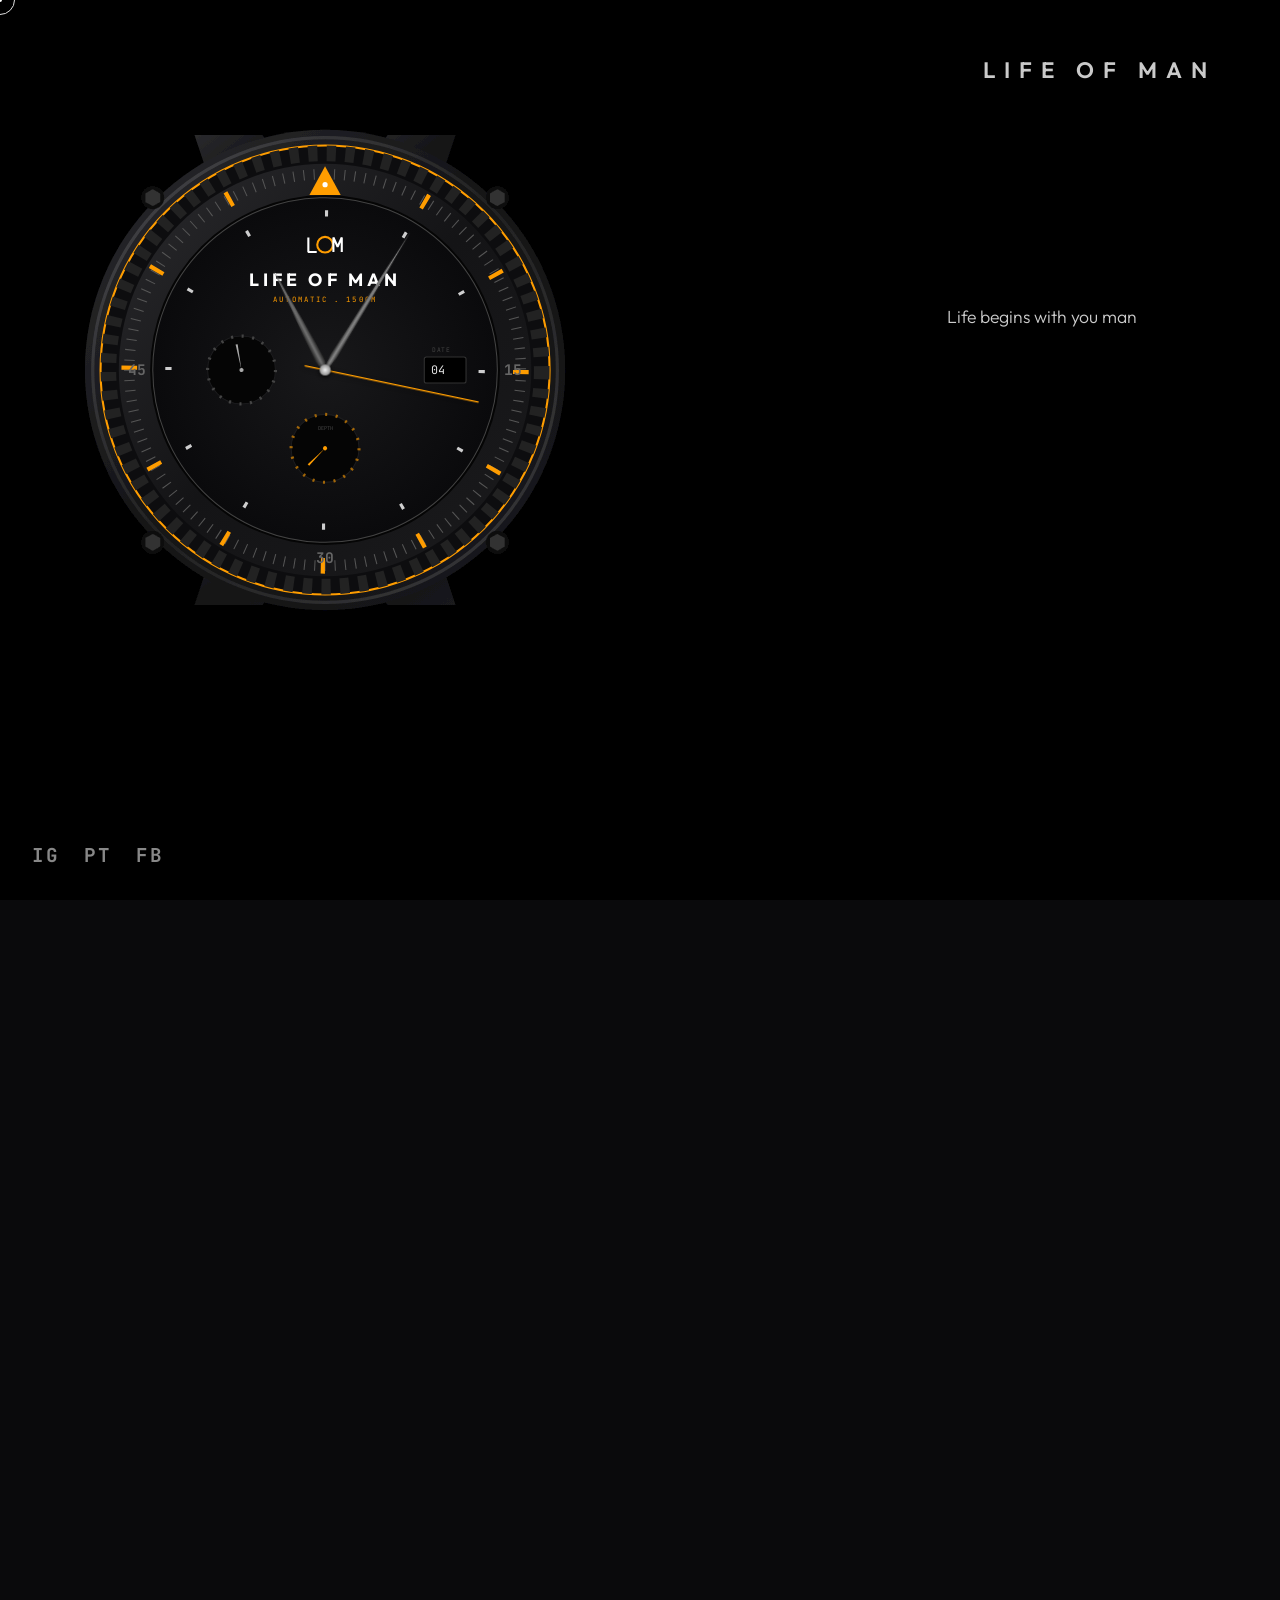
<file: index.html>
<!DOCTYPE html>
<html lang="en">

<head>
    <meta charset="UTF-8">
    <meta name="viewport" content="width=device-width, initial-scale=1.0">
    <title>Life of Man - Navigation Hub</title>
    <link rel="stylesheet" href="styles.css">
    <link
        href="https://fonts.googleapis.com/css2?family=JetBrains+Mono:wght@300;400;700&family=Outfit:wght@300;600&display=swap"
        rel="stylesheet">
</head>

<body>
    <!-- Custom Cursor -->
    <div id="cursor" class="caliper-cursor"></div>

    <!-- Fixed Magazine Title -->
    <h1 class="magazine-title">LIFE OF MAN</h1>

    <!-- Parallax Background Layers -->
    <div class="background-container">
        <!-- Intro Black Screen -->
        <div id="bg-black" class="bg-layer intro-black"></div>
        <!-- Background Sections -->
        <div id="bg-woman" class="bg-layer section-bg"></div>
        <div id="bg-health" class="bg-layer section-bg"></div>
        <div id="bg-gear" class="bg-layer section-bg"></div>
        <div id="bg-cars" class="bg-layer section-bg"></div>
        <div id="bg-fashion" class="bg-layer section-bg"></div>
        <!-- Texture overlay for cockpit feel -->
        <div class="texture-overlay"></div>
        <div id="transition-glow" class="transition-glow"></div>
    </div>

    <!-- Main Interface -->
    <main class="hub-interaction">
        <!-- Left/Center: The Watch Assembly -->
        <div class="watch-container">
            <!-- Architectural SVG Vector Watch Engine -->
            <svg viewBox="0 0 1000 1000" class="vector-watch" xmlns="http://www.w3.org/2000/svg">
                <defs>
                    <radialGradient id="dialGrad" cx="50%" cy="50%" r="50%">
                        <stop offset="0%" stop-color="#18181a"/>
                        <stop offset="100%" stop-color="#0a0a0c"/>
                    </radialGradient>
                    <linearGradient id="metalDark" x1="0%" y1="0%" x2="100%" y2="100%">
                        <stop offset="0%" stop-color="#2a2a2d"/>
                        <stop offset="50%" stop-color="#141416"/>
                        <stop offset="100%" stop-color="#1a1a1c"/>
                    </linearGradient>
                    <linearGradient id="metalLight" x1="0%" y1="0%" x2="100%" y2="100%">
                        <stop offset="0%" stop-color="#4a4a4f"/>
                        <stop offset="50%" stop-color="#222"/>
                        <stop offset="100%" stop-color="#3a3a3d"/>
                    </linearGradient>
                    <filter id="vectorShadow" x="-20%" y="-20%" width="140%" height="140%">
                        <feDropShadow dx="0" dy="15" stdDeviation="20" flood-color="#000" flood-opacity="0.8"/>
                    </filter>
                </defs>

                <!-- STATIC CASING & LUGS (OUTERMOST) -->
                <g class="svg-casing" filter="url(#vectorShadow)">
                    <!-- Sharp Tactical Lugs -->
                    <path d="M 300 200 L 250 50 L 380 50 L 450 150 Z" fill="url(#metalDark)" />
                    <path d="M 700 200 L 750 50 L 620 50 L 550 150 Z" fill="url(#metalDark)" />
                    <path d="M 300 800 L 250 950 L 380 950 L 450 850 Z" fill="url(#metalDark)" />
                    <path d="M 700 800 L 750 950 L 620 950 L 550 850 Z" fill="url(#metalDark)" />

                    <!-- Main Casing Barrel -->
                    <circle cx="500" cy="500" r="460" fill="url(#metalDark)" />
                    <circle cx="500" cy="500" r="445" fill="none" stroke="url(#metalLight)" stroke-width="6" />

                    <!-- Tactical 6-point Hex Screws -->
                    <circle cx="170" cy="170" r="22" fill="#111" />
                    <polygon points="170,154 184,162 184,178 170,186 156,178 156,162" fill="#333" />
                    
                    <circle cx="830" cy="170" r="22" fill="#111" />
                    <polygon points="830,154 844,162 844,178 830,186 816,178 816,162" fill="#333" />

                    <circle cx="170" cy="830" r="22" fill="#111" />
                    <polygon points="170,814 184,822 184,838 170,846 156,838 156,822" fill="#333" />

                    <circle cx="830" cy="830" r="22" fill="#111" />
                    <polygon points="830,814 844,822 844,838 830,846 816,838 816,822" fill="#333" />
                </g>

                <!-- DYNAMIC SPINNING BEZEL -->
                <!-- We apply id="watch-bezel" directly so existing JS hooks it -->
                <g id="watch-bezel" style="transform-origin: 50% 50%;">
                    <!-- Outer Orange Ring Base -->
                    <circle cx="500" cy="500" r="430" fill="#0d0d0f" stroke="var(--accent-amber)" stroke-width="4" />
                    
                    <!-- Tactical Gear Teeth (Dasharray math: circumference 2*pi*r ~ 2576. 72 teeth = 35.7 dash) -->
                    <circle cx="500" cy="500" r="415" fill="none" stroke="#222" stroke-width="30" stroke-dasharray="17.8 17.8" />
                    
                    <!-- Bezel Inner Slant -->
                    <circle cx="500" cy="500" r="395" fill="url(#metalDark)" />
                    <circle cx="500" cy="500" r="335" fill="#050505" />

                    <!-- Bezel Ticks and Metrics -->
                    <circle cx="500" cy="500" r="375" fill="none" stroke="#555" stroke-width="20" stroke-dasharray="2 17.6" />
                    <!-- Thicker hour ticks with 12 o'clock gap -->
                    <circle cx="500" cy="500" r="375" fill="none" stroke="var(--accent-amber)" stroke-width="30" stroke-dasharray="8 188.35" mask="url(#twelve-gap-mask)" />
                    
                    <defs>
                        <mask id="twelve-gap-mask">
                            <rect width="1000" height="1000" fill="white" />
                            <rect x="480" y="80" width="40" height="60" fill="black" />
                        </mask>
                    </defs>

                    <!-- Primary 12 O'Clock Dive Triangle -->
                    <polygon points="500,110 530,165 470,165" fill="var(--accent-amber)" />
                    <circle cx="500" cy="145" r="5" fill="#fff" />
                    
                    <text x="500" y="870" fill="#666" font-family="'JetBrains Mono'" font-weight="700" font-size="28" text-anchor="middle">30</text>
                    <text x="860" y="510" fill="#666" font-family="'JetBrains Mono'" font-weight="700" font-size="28" text-anchor="middle">15</text>
                    <text x="140" y="510" fill="#666" font-family="'JetBrains Mono'" font-weight="700" font-size="28" text-anchor="middle">45</text>
                </g>

                <!-- STATIC INNER DIAL -->
                <g id="watch-face-static" style="transform-origin: 50% 50%;">
                    <!-- Dial Glass & Inner Base -->
                    <circle cx="500" cy="500" r="330" fill="url(#dialGrad)" />
                    <circle cx="500" cy="500" r="330" fill="none" stroke="#444" stroke-width="2" />

                    <!-- Chronograph Subdials -->
                    <!-- Left Subdial (Milliseconds) -->
                    <circle cx="340" cy="500" r="65" fill="#050505" stroke="#1c1c1e" stroke-width="2"/>
                    <circle cx="340" cy="500" r="65" fill="none" stroke="#444" stroke-width="6" stroke-dasharray="4 16.4" />
                    <!-- Subdial Hand Group -->
                    <g id="subdial-msec" style="transform-origin: 340px 500px;">
                        <circle cx="340" cy="500" r="4" fill="#aaa" />
                        <polygon points="340,500 338,450 342,450" fill="#aaa" />
                    </g>

                    <!-- Bottom Subdial (Depth Gauge) -->
                    <circle cx="500" cy="650" r="65" fill="#050505" stroke="#1c1c1e" stroke-width="2"/>
                    <circle cx="500" cy="650" r="65" fill="none" stroke="var(--accent-amber)" stroke-width="6" stroke-dasharray="4 16.4" opacity="0.6"/>
                    <text x="500" y="615" fill="#444" font-family="'JetBrains Mono'" font-size="10" text-anchor="middle">DEPTH</text>
                    <!-- Subdial Hand Group -->
                    <g id="subdial-depth" style="transform-origin: 500px 650px; transform: rotate(-135deg);">
                        <circle cx="500" cy="650" r="4" fill="var(--accent-amber)" />
                        <polygon points="500,650 498,605 502,605" fill="var(--accent-amber)" />
                    </g>

                    <!-- LOM Custom Geometric Monogram -->
                    <g transform="translate(500, 260)">
                        <path d="M -32,-14 L -32,14 L -16,14" fill="none" stroke="#fff" stroke-width="4" stroke-linejoin="bevel" />
                        <circle cx="0" cy="0" r="15" fill="none" stroke="var(--accent-amber)" stroke-width="4" />
                        <path d="M 16,14 L 16,-14 L 24,4 L 32,-14 L 32,14" fill="none" stroke="#fff" stroke-width="4" stroke-linejoin="bevel" />
                    </g>

                    <!-- Inner Typography -->
                    <text x="500" y="340" fill="#fff" font-family="'Outfit', sans-serif" font-weight="700" font-size="34" letter-spacing="8" text-anchor="middle">LIFE OF MAN</text>
                    <text x="500" y="370" fill="var(--accent-amber)" font-family="'JetBrains Mono', monospace" font-size="14" letter-spacing="4" text-anchor="middle">AUTOMATIC . 1500M</text>
                    
                    <!-- Exact Match Date Cutout Window -->
                    <rect x="690" y="475" width="80" height="50" rx="4" fill="#000" stroke="#333" stroke-width="2"/>
                    <text x="705" y="465" fill="#444" font-family="'JetBrains Mono'" font-size="12" letter-spacing="1">DATE</text>

                    <!-- Hour Index Markers Inner -->
                    <circle cx="500" cy="500" r="300" fill="none" stroke="#fff" stroke-width="12" stroke-dasharray="6 151" opacity="0.8"/>
                </g>
            </svg>
            
            <!-- Live Clock Overlay -->
            <div class="live-clock">
                <div class="date-window" id="date-window">--</div>
                <div class="hand hour-hand" id="hour-hand"></div>
                <div class="hand minute-hand" id="minute-hand"></div>
                <div class="hand second-hand" id="second-hand"></div>
                <div class="center-pin"></div>
            </div>

            <div class="multi-exposure-trail"></div>
        </div>

        <!-- Right: Technical Narrative Overlay -->
        <div class="info-panel boot-hidden" id="info-panel">
            <div class="technical-header boot-hidden" id="technical-header">
                <span class="pulse-dot"></span>
                <p class="mono-text typing-effect">SECTION IN FOCUS: <span id="dyn-section-name" class="highlight"></span></p>
            </div>

            <div class="narrative-content">
                <p id="dyn-story-text" class="story-text"></p>

                <div id="data-points-container" class="data-points" style="display: none; opacity: 0;">
                    <div class="data-row"><span id="dyn-label-1" class="data-label">—</span> <span id="dyn-value-1" class="data-value">—</span></div>
                    <div class="data-row"><span id="dyn-label-2" class="data-label">—</span> <span id="dyn-value-2" class="data-value">—</span></div>
                    <div class="data-row"><span id="dyn-label-3" class="data-label">—</span> <span id="dyn-value-3" class="data-value">—</span></div>
                </div>
            </div>
        </div>
    </main>

    <!-- Social Links (Fixed) -->
    <div class="social-links">
        <a href="#" class="social-icon">IG</a>
        <a href="#" class="social-icon">PT</a>
        <a href="#" class="social-icon">FB</a>
    </div>

    <script src="script.js"></script>
</body>

</html>
</file>
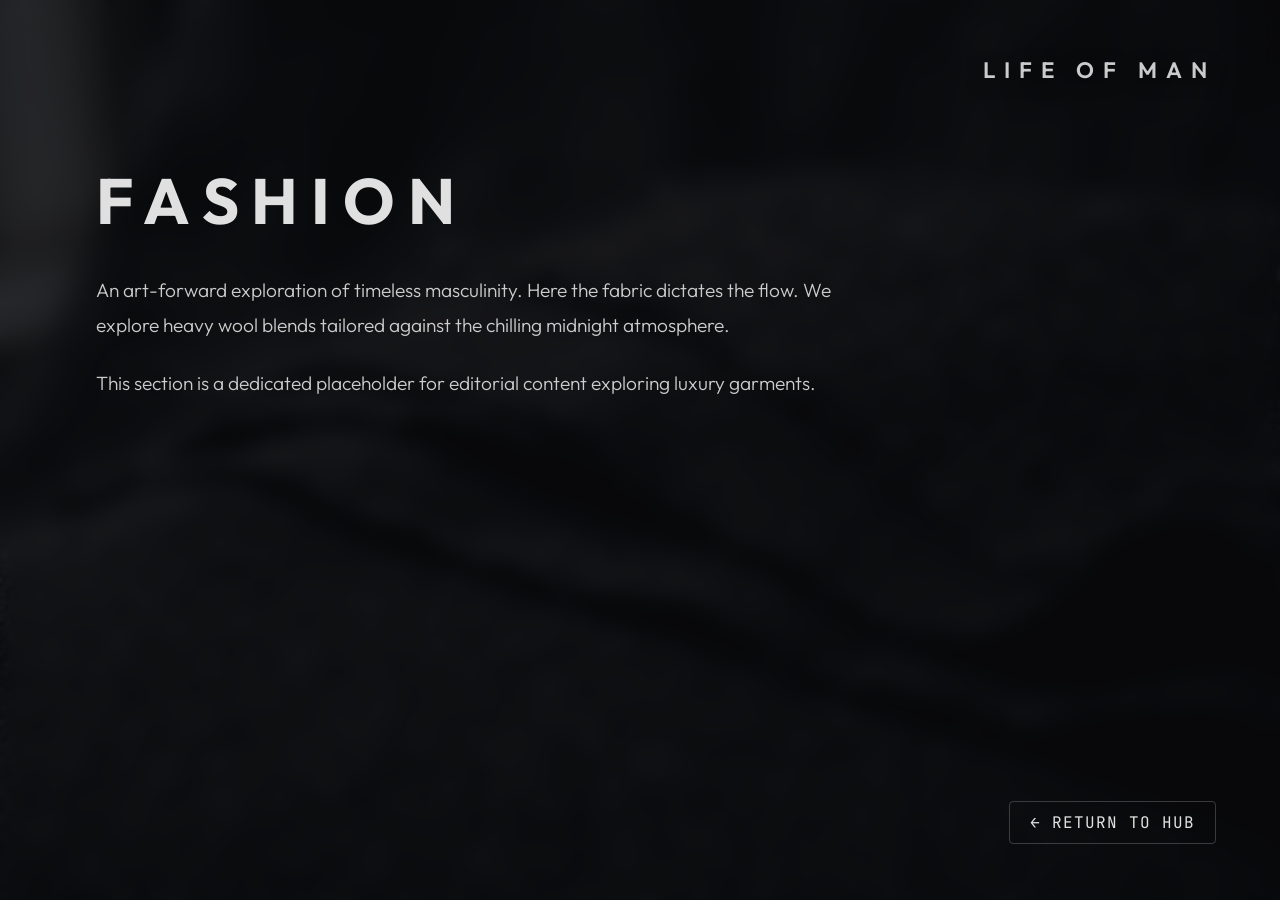
<file: fashion.html>
<!DOCTYPE html>
<html lang="en">
<head>
    <meta charset="UTF-8">
    <meta name="viewport" content="width=device-width, initial-scale=1.0">
    <title>Life of Man - Fashion</title>
    <link rel="stylesheet" href="styles.css">
    <link href="https://fonts.googleapis.com/css2?family=JetBrains+Mono:wght@300;400;700&family=Outfit:wght@300;600&display=swap" rel="stylesheet">
    <style>
        body { overflow-y: auto; height: auto; background-image: url('assets/fashion_bg.png'); background-size: cover; background-position: center; background-attachment: fixed; cursor: auto; }
        .subpage-container { background: rgba(10,10,12,0.85); min-height: 100vh; padding: 6rem; backdrop-filter: blur(10px); }
        .back-btn { position: fixed; bottom: 3.5rem; right: 4rem; color: var(--text-main); font-family: 'JetBrains Mono', monospace; text-decoration: none; border: 1px solid rgba(255,255,255,0.2); padding: 10px 20px; border-radius: 4px; transition: 0.3s; z-index: 100; letter-spacing: 1px;}
        .back-btn:hover { background: rgba(255,255,255,0.1); border-color: #fff; transform: scale(1.05); }
        .subpage-title { font-size: 4rem; letter-spacing: 0.2em; text-transform: uppercase; margin-bottom: 2rem; margin-top: 4rem;}
        .subpage-content { max-width: 800px; font-size: 1.2rem; line-height: 1.8; color: #ccc; font-weight: 300; }
        .subpage-content p { margin-bottom: 1.5rem; }
    </style>
</head>
<body>
    <a href="index.html" class="back-btn">← RETURN TO HUB</a>
    <h1 class="magazine-title" style="top: 3.5rem; right: 4rem;">LIFE OF MAN</h1>
    
    <div class="subpage-container">
        <h1 class="subpage-title">FASHION</h1>
        <div class="subpage-content">
            <p>An art-forward exploration of timeless masculinity. Here the fabric dictates the flow. We explore heavy wool blends tailored against the chilling midnight atmosphere.</p>
            <p>This section is a dedicated placeholder for editorial content exploring luxury garments.</p>
        </div>
    </div>
</body>
</html>
</file>
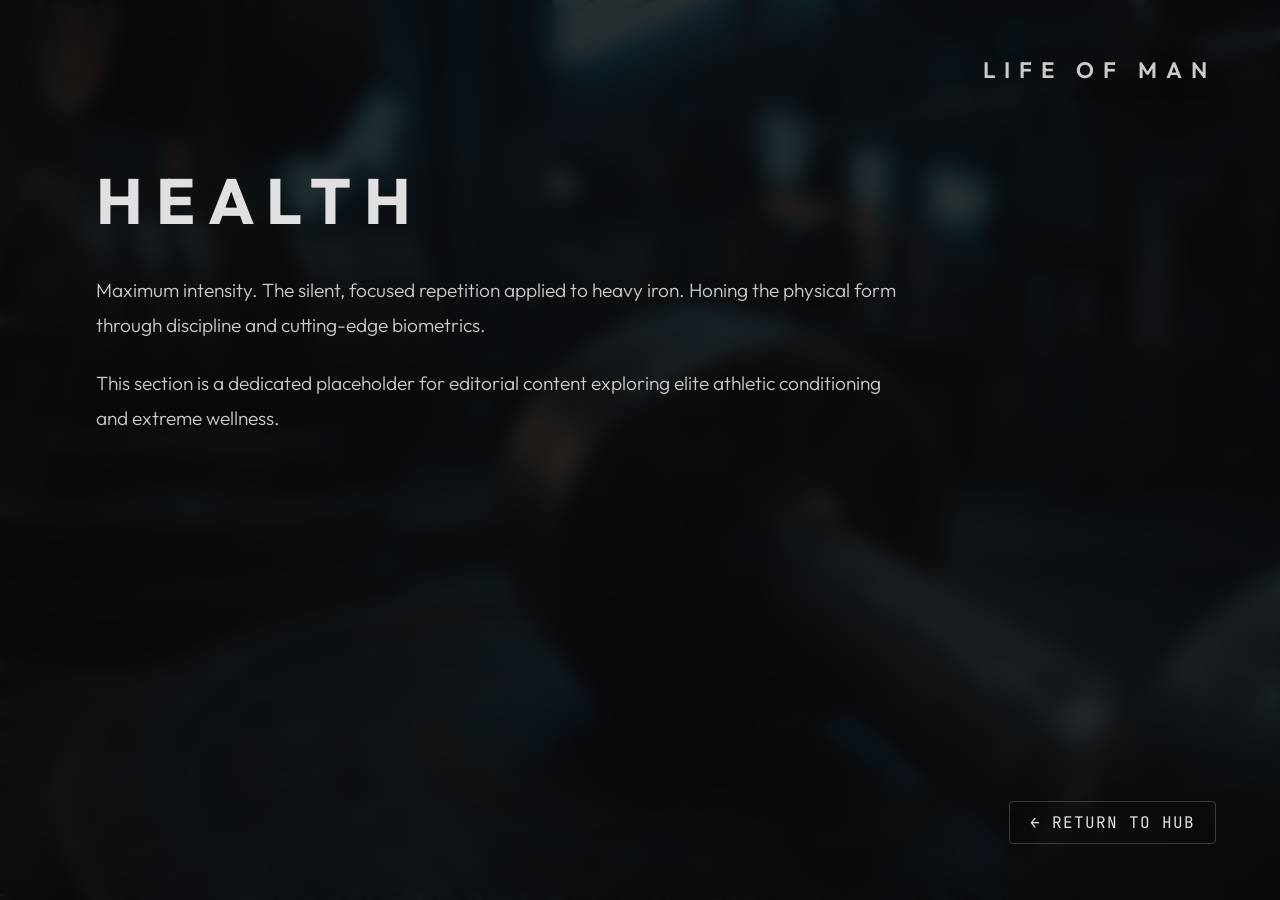
<file: health.html>
<!DOCTYPE html>
<html lang="en">
<head>
    <meta charset="UTF-8">
    <meta name="viewport" content="width=device-width, initial-scale=1.0">
    <title>Life of Man - Health</title>
    <link rel="stylesheet" href="styles.css">
    <link href="https://fonts.googleapis.com/css2?family=JetBrains+Mono:wght@300;400;700&family=Outfit:wght@300;600&display=swap" rel="stylesheet">
    <style>
        body { overflow-y: auto; height: auto; background-image: url('assets/health_bg.png'); background-size: cover; background-position: center; background-attachment: fixed; cursor: auto; }
        .subpage-container { background: rgba(10,10,12,0.85); min-height: 100vh; padding: 6rem; backdrop-filter: blur(10px); }
        .back-btn { position: fixed; bottom: 3.5rem; right: 4rem; color: var(--text-main); font-family: 'JetBrains Mono', monospace; text-decoration: none; border: 1px solid rgba(255,255,255,0.2); padding: 10px 20px; border-radius: 4px; transition: 0.3s; z-index: 100; letter-spacing: 1px;}
        .back-btn:hover { background: rgba(255,255,255,0.1); border-color: #fff; transform: scale(1.05); }
        .subpage-title { font-size: 4rem; letter-spacing: 0.2em; text-transform: uppercase; margin-bottom: 2rem; margin-top: 4rem;}
        .subpage-content { max-width: 800px; font-size: 1.2rem; line-height: 1.8; color: #ccc; font-weight: 300; }
        .subpage-content p { margin-bottom: 1.5rem; }
    </style>
</head>
<body>
    <a href="index.html" class="back-btn">← RETURN TO HUB</a>
    <h1 class="magazine-title" style="top: 3.5rem; right: 4rem;">LIFE OF MAN</h1>
    
    <div class="subpage-container">
        <h1 class="subpage-title">HEALTH</h1>
        <div class="subpage-content">
            <p>Maximum intensity. The silent, focused repetition applied to heavy iron. Honing the physical form through discipline and cutting-edge biometrics.</p>
            <p>This section is a dedicated placeholder for editorial content exploring elite athletic conditioning and extreme wellness.</p>
        </div>
    </div>
</body>
</html>
</file>
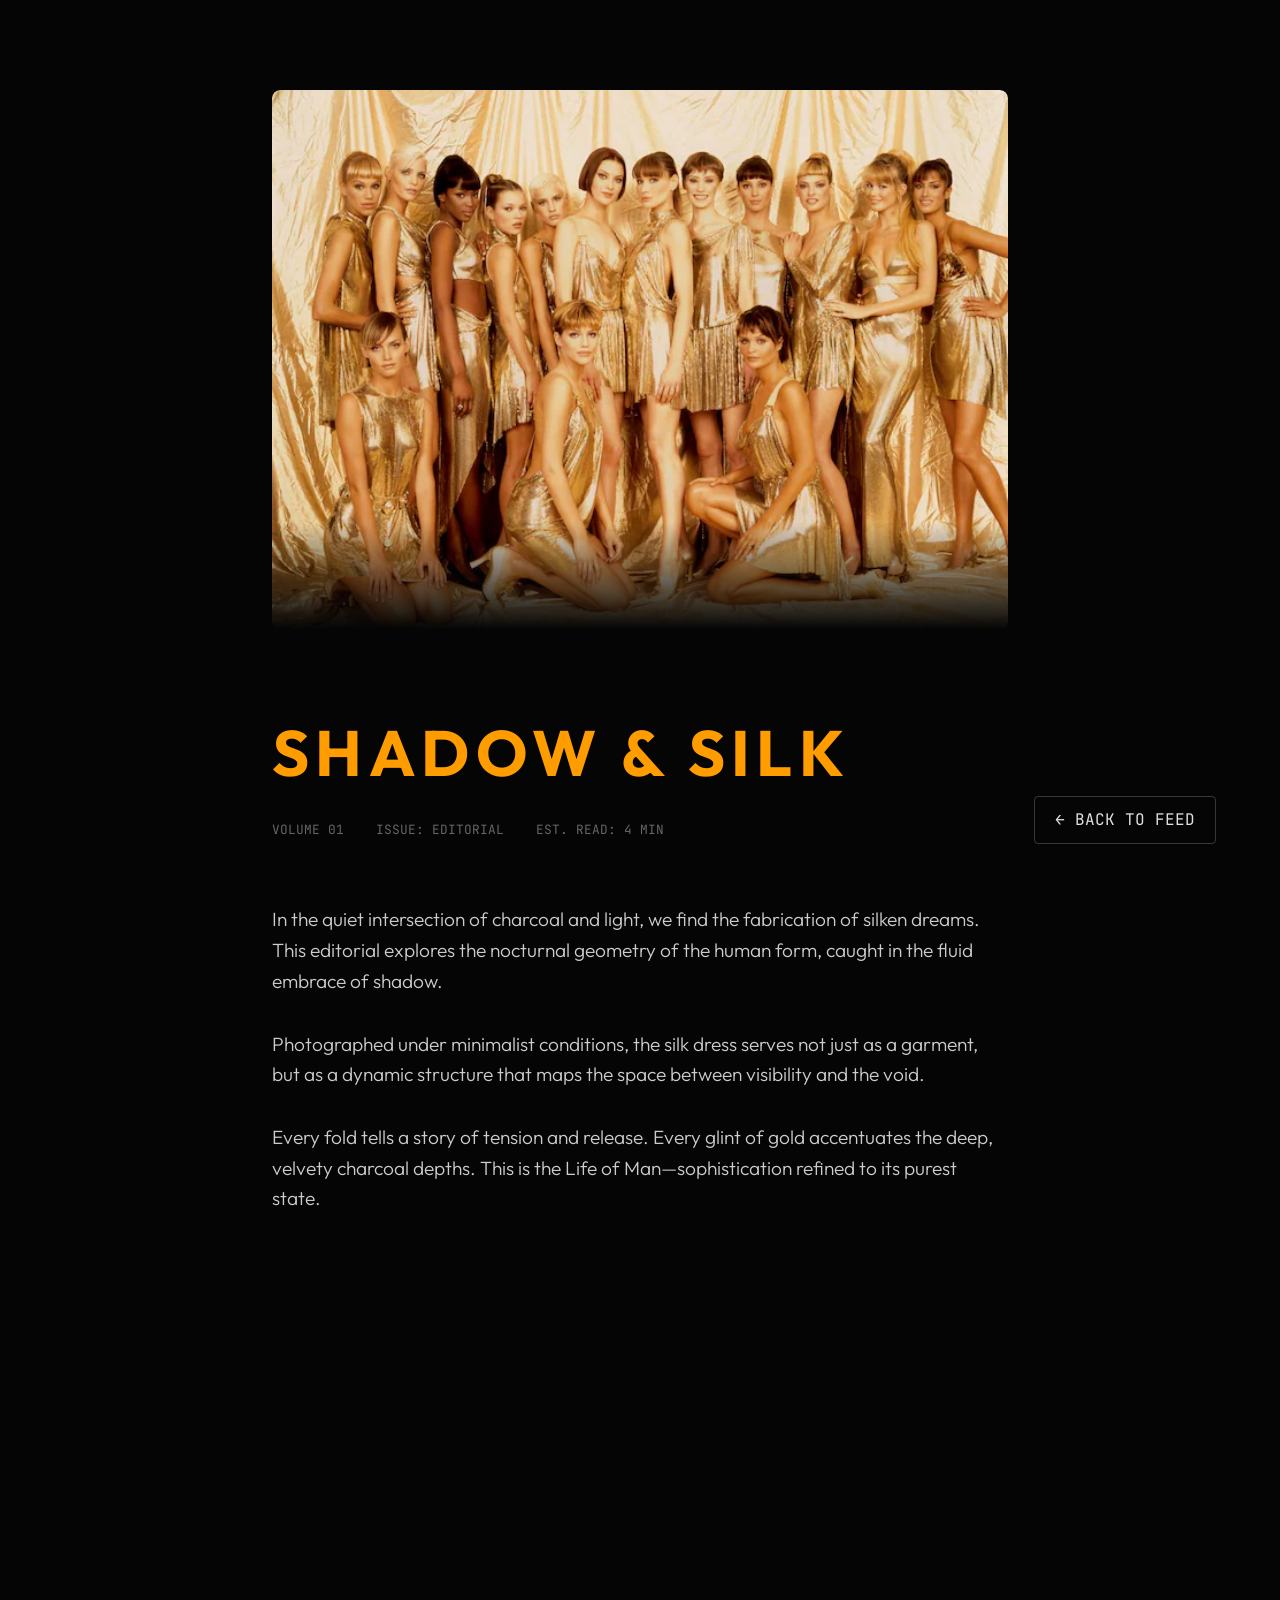
<file: woman_story1.html>
<!DOCTYPE html>
<html lang="en">
<head>
    <meta charset="UTF-8">
    <meta name="viewport" content="width=device-width, initial-scale=1.0">
    <title>Shadow & Silk - Life of Man</title>
    <link rel="stylesheet" href="styles.css">
    <link href="https://fonts.googleapis.com/css2?family=JetBrains+Mono:wght@300;400;700&family=Outfit:wght@300;600&display=swap" rel="stylesheet">
    <style>
        body { background: #050505; color: #fff; line-height: 1.6; }
        .article-container { max-width: 800px; margin: 10vh auto; padding: 0 2rem; position: relative; }
        .hero-img { width: 100%; height: 60vh; object-fit: cover; border-radius: 8px; margin-bottom: 4rem; mask-image: linear-gradient(to bottom, black 80%, transparent 100%); }
        h1 { font-family: 'Outfit', sans-serif; font-size: 4rem; letter-spacing: 0.1em; color: var(--accent-amber); margin-bottom: 1rem; }
        .meta { font-family: 'JetBrains Mono', monospace; font-size: 0.8rem; color: #666; margin-bottom: 4rem; display: flex; gap: 2rem; text-transform: uppercase; }
        p { font-size: 1.2rem; font-weight: 300; margin-bottom: 2rem; color: #ccc; }
        .back-btn { position: fixed; bottom: 3.5rem; right: 4rem; color: var(--text-main); font-family: 'JetBrains Mono', monospace; text-decoration: none; border: 1px solid rgba(255, 255, 255, 0.2); padding: 10px 20px; border-radius: 4px; transition: 0.3s; z-index: 100; }
        .back-btn:hover { background: rgba(255, 255, 255, 0.1); border-color: #fff; }
    </style>
</head>
<body>
    <a href="woman.html" class="back-btn">← BACK TO FEED</a>
    <div class="article-container">
        <img src="assets/woman_story1_thumb.png" class="hero-img" alt="Shadow & Silk">
        <h1>SHADOW & SILK</h1>
        <div class="meta">
            <span>Volume 01</span>
            <span>Issue: Editorial</span>
            <span>Est. Read: 4 Min</span>
        </div>
        <p>In the quiet intersection of charcoal and light, we find the fabrication of silken dreams. This editorial explores the nocturnal geometry of the human form, caught in the fluid embrace of shadow.</p>
        <p>Photographed under minimalist conditions, the silk dress serves not just as a garment, but as a dynamic structure that maps the space between visibility and the void.</p>
        <p>Every fold tells a story of tension and release. Every glint of gold accentuates the deep, velvety charcoal depths. This is the Life of Man—sophistication refined to its purest state.</p>
    </div>
</body>
</html>
</file>
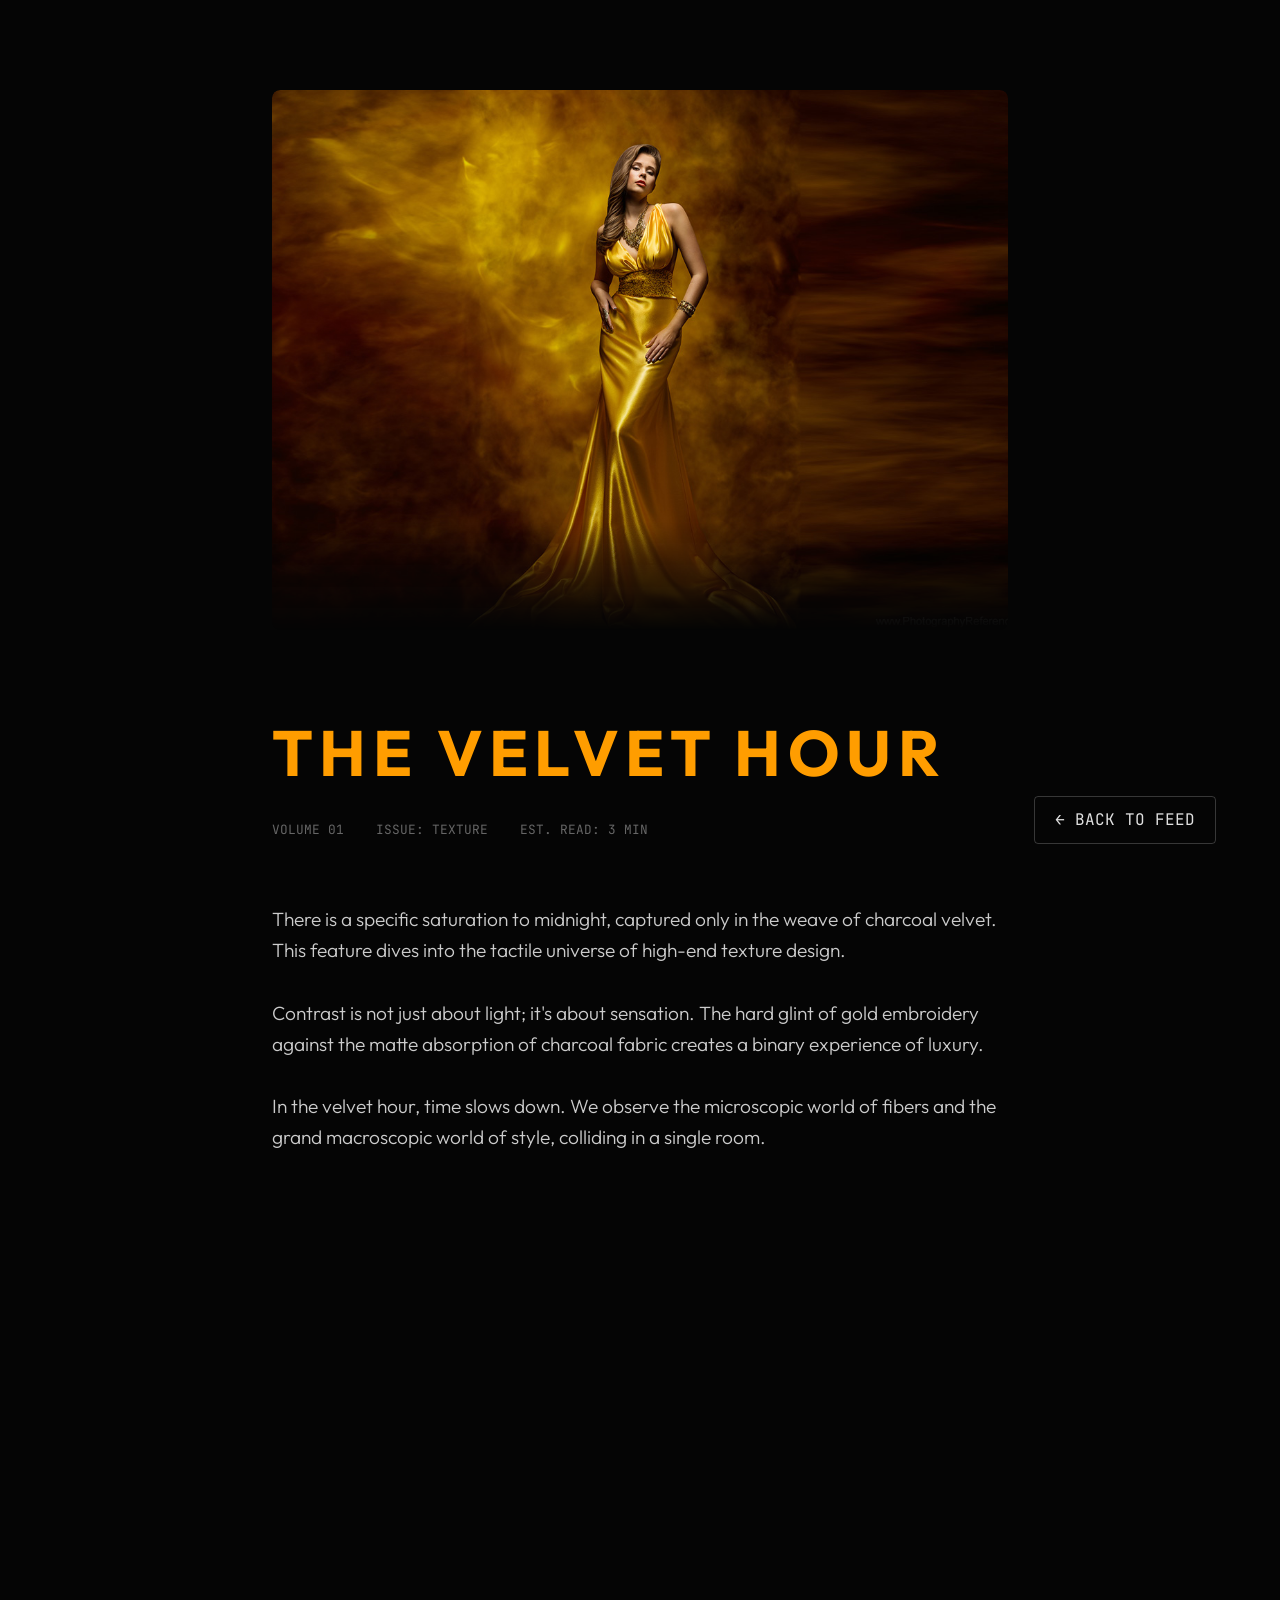
<file: woman_story2.html>
<!DOCTYPE html>
<html lang="en">
<head>
    <meta charset="UTF-8">
    <meta name="viewport" content="width=device-width, initial-scale=1.0">
    <title>The Velvet Hour - Life of Man</title>
    <link rel="stylesheet" href="styles.css">
    <link href="https://fonts.googleapis.com/css2?family=JetBrains+Mono:wght@300;400;700&family=Outfit:wght@300;600&display=swap" rel="stylesheet">
    <style>
        body { background: #050505; color: #fff; line-height: 1.6; }
        .article-container { max-width: 800px; margin: 10vh auto; padding: 0 2rem; position: relative; }
        .hero-img { width: 100%; height: 60vh; object-fit: cover; border-radius: 8px; margin-bottom: 4rem; mask-image: linear-gradient(to bottom, black 80%, transparent 100%); }
        h1 { font-family: 'Outfit', sans-serif; font-size: 4rem; letter-spacing: 0.1em; color: var(--accent-amber); margin-bottom: 1rem; }
        .meta { font-family: 'JetBrains Mono', monospace; font-size: 0.8rem; color: #666; margin-bottom: 4rem; display: flex; gap: 2rem; text-transform: uppercase; }
        p { font-size: 1.2rem; font-weight: 300; margin-bottom: 2rem; color: #ccc; }
        .back-btn { position: fixed; bottom: 3.5rem; right: 4rem; color: var(--text-main); font-family: 'JetBrains Mono', monospace; text-decoration: none; border: 1px solid rgba(255, 255, 255, 0.2); padding: 10px 20px; border-radius: 4px; transition: 0.3s; z-index: 100; }
        .back-btn:hover { background: rgba(255, 255, 255, 0.1); border-color: #fff; }
    </style>
</head>
<body>
    <a href="woman.html" class="back-btn">← BACK TO FEED</a>
    <div class="article-container">
        <img src="assets/woman_story2_thumb.png" class="hero-img" alt="The Velvet Hour">
        <h1>THE VELVET HOUR</h1>
        <div class="meta">
            <span>Volume 01</span>
            <span>Issue: Texture</span>
            <span>Est. Read: 3 Min</span>
        </div>
        <p>There is a specific saturation to midnight, captured only in the weave of charcoal velvet. This feature dives into the tactile universe of high-end texture design.</p>
        <p>Contrast is not just about light; it's about sensation. The hard glint of gold embroidery against the matte absorption of charcoal fabric creates a binary experience of luxury.</p>
        <p>In the velvet hour, time slows down. We observe the microscopic world of fibers and the grand macroscopic world of style, colliding in a single room.</p>
    </div>
</body>
</html>
</file>
<file: styles.css>
:root {
    --bg-dark: #0a0a0c;
    --accent-amber: #ff9d00;
    --text-main: #e0e0e0;
    --text-muted: #888888;
    --glass-bg: rgba(15, 15, 18, 0.65);
    --glass-border: rgba(255, 255, 255, 0.08);
}

* {
    margin: 0;
    padding: 0;
    box-sizing: border-box;
    cursor: none; /* Hide default cursor */
}

body {
    background-color: var(--bg-dark);
    color: var(--text-main);
    font-family: 'Outfit', sans-serif;
    overflow-x: hidden;
    height: 800vh; /* Dramatically increased to slow down scroll speed */
}

/* --- Global UI --- */
.magazine-title {
    position: fixed;
    top: 3.5rem;
    right: 4rem;
    font-family: 'Outfit', sans-serif;
    font-size: 1.4rem;
    font-weight: 600;
    letter-spacing: 0.4em;
    color: var(--text-main);
    z-index: 100;
    text-transform: uppercase;
    text-shadow: 0 4px 20px rgba(0,0,0,0.9);
    opacity: 0.9;
    pointer-events: none; /* so it doesn't block cursor */
}

/* --- Parallax Backgrounds --- */
.background-container {
    position: fixed;
    top: 0;
    left: 0;
    width: 100vw;
    height: 100vh;
    z-index: -1;
    overflow: hidden;
}

.bg-layer {
    position: absolute;
    top: -5%;
    left: -5%;
    width: 110%;
    height: 110%;
    background-size: cover;
    background-position: center;
    transition: transform 0.1s ease-out, filter 0.1s ease-out, opacity 0.1s ease-out;
}

.section-bg {
    position: absolute;
    top: -5%;
    left: -5%;
    width: 110%;
    height: 110%;
    background-size: cover;
    background-position: center;
    /* Hardware acceleration and smooth transitions */
    will-change: transform, filter, opacity;
    opacity: 0; 
}

#bg-fashion { background-image: url('assets/fashion_bg.png'); z-index: 1; }
#bg-cars { background-image: url('assets/cars_bg.png'); z-index: 1; }
#bg-gear { background-image: url('assets/gear_bg.png'); z-index: 1; }
#bg-health { background-image: url('assets/health_bg.png'); z-index: 1; }
#bg-woman { background-image: url('assets/woman_bg.png'); z-index: 1; }

.intro-black {
    background-color: #000;
    z-index: 4; /* On top of cars and fashion */
    opacity: 1; /* Fully opaque at start */
}

.texture-overlay {
    position: absolute;
    top: 0;
    left: 0;
    width: 100%;
    height: 100%;
    background: repeating-linear-gradient(
        transparent,
        transparent 2px,
        rgba(0,0,0,0.2) 2px,
        rgba(0,0,0,0.2) 4px
    );
    z-index: 3;
    pointer-events: none;
    mix-blend-mode: overlay;
    opacity: 0.5;
}

.transition-glow {
    position: absolute;
    top: 0;
    left: 0;
    width: 100%;
    height: 100%;
    background: radial-gradient(circle at center, rgba(255, 157, 0, 0.4) 0%, rgba(255, 157, 0, 0) 70%);
    opacity: 0;
    pointer-events: none;
    mix-blend-mode: color-dodge;
    z-index: 5; /* Above texture, below UI */
    transition: opacity 0.1s;
}

/* --- Main Layout --- */
.hub-interaction {
    position: fixed;
    top: 0;
    left: 0;
    width: 100vw;
    height: 100vh;
    display: flex;
    align-items: center;
    justify-content: center;
    padding: 4rem;
    gap: 6rem;
    z-index: 10;
}

/* --- The Watch Hub --- */
.watch-container {
    position: relative;
    width: 800px;
    height: 800px;
    transform: translateX(-15%) translateY(-10%) scale(0.7); /* Hard-locked small scale from the start */
    display: flex;
    align-items: center;
    justify-content: center;
    transition: transform 0.8s cubic-bezier(0.2, 0.8, 0.2, 1);
}


.vector-watch {
    width: 100%;
    height: 100%;
    position: absolute;
    z-index: 1;
}

#watch-bezel {
    transition: transform 0.1s linear;
    will-change: transform;
}

/* --- Live Clock Elements --- */
.live-clock {
    position: absolute;
    top: 50%;
    left: 50%;
    width: 100%;
    height: 100%;
    transform: translate(-50%, -50%);
    z-index: 7; /* Above static face */
    pointer-events: none;
}

.date-window {
    position: absolute;
    top: 50%;
    right: 27%;
    transform: translateY(-50%);
    background: transparent;
    color: var(--text-main);
    font-family: 'JetBrains Mono', monospace;
    font-size: 1.05rem;
    padding: 0;
    border: none;
    box-shadow: none;
    z-index: 7;
}

.hand {
    position: absolute;
    bottom: 50%; 
    left: 50%;
    transform-origin: bottom center;
    filter: drop-shadow(2px 5px 6px rgba(0,0,0,0.9));
    z-index: 8;
    will-change: transform;
}

.hour-hand {
    width: 14px;
    height: 20%; 
    background: linear-gradient(90deg, #1a1a1a 0%, #737373 50%, #1a1a1a 100%);
    margin-left: -7px; 
    clip-path: polygon(50% 0%, 100% 90%, 70% 100%, 30% 100%, 0% 90%);
}

.minute-hand {
    width: 10px;
    height: 29%;
    background: linear-gradient(90deg, #2a2a2a 0%, #8c8c8c 50%, #2a2a2a 100%);
    margin-left: -5px;
    clip-path: polygon(50% 0%, 100% 90%, 70% 100%, 30% 100%, 0% 90%);
}

.second-hand {
    width: 2px;
    height: 28%;
    background: var(--accent-amber);
    margin-left: -1px;
    z-index: 9;
}

.second-hand::after {
    content: '';
    position: absolute;
    top: 100%;
    left: 0;
    width: 100%;
    height: 30px;
    background: var(--accent-amber);
    border-radius: 0 0 2px 2px;
}

.center-pin {
    position: absolute;
    top: 50%;
    left: 50%;
    width: 16px;
    height: 16px;
    background: radial-gradient(circle, #f0f0f0 0%, #666 100%);
    border-radius: 50%;
    transform: translate(-50%, -50%);
    box-shadow: 0 2px 6px rgba(0,0,0,0.9);
    z-index: 10;
}



.multi-exposure-trail {
    display: none;
}

/* --- Info Panel --- */
.info-panel {
    background: var(--glass-bg);
    backdrop-filter: blur(12px);
    -webkit-backdrop-filter: blur(12px);
    border: 1px solid var(--glass-border);
    border-radius: 8px;
    padding: 2.5rem;
    max-width: 450px;
    min-height: 290px;
    display: flex;
    flex-direction: column;
    justify-content: flex-start;
    box-shadow: 0 20px 50px rgba(0,0,0,0.5);
    z-index: 10;
    transform: translateY(-8rem); /* Raised significantly to clear footer and align better with smaller watch */
    pointer-events: auto;
    /* Add box-shadow to transition list so the glow animates smoothly */
    transition: transform 0.3s cubic-bezier(0.2, 0.8, 0.2, 1), opacity 0.5s ease, background 0.3s ease, border-color 0.3s ease, box-shadow 0.2s ease-out;
}



.info-panel:hover {
    background: rgba(25, 25, 30, 0.8);
    border-color: rgba(255,255,255,0.3);
    transform: scale(1.02);
    box-shadow: 0 25px 60px rgba(0,0,0,0.7);
}

.technical-header {
    display: flex;
    align-items: center;
    gap: 12px;
    margin-bottom: 2rem;
    padding-bottom: 1rem;
    border-bottom: 1px solid rgba(255, 255, 255, 0.1);
    transition: opacity 1s ease;
}

.technical-header.boot-hidden {
    opacity: 0 !important;
}

.info-panel.boot-hidden {
    background: transparent !important;
    backdrop-filter: none !important;
    -webkit-backdrop-filter: none !important;
    border-color: transparent !important;
    box-shadow: none !important;
}

.pulse-dot {
    width: 8px;
    height: 8px;
    background-color: var(--accent-amber);
    border-radius: 50%;
    box-shadow: 0 0 10px var(--accent-amber);
    animation: pulse 2s infinite;
}

@keyframes pulse {
    0% { transform: scale(0.95); box-shadow: 0 0 0 0 rgba(255, 157, 0, 0.7); }
    70% { transform: scale(1); box-shadow: 0 0 0 10px rgba(255, 157, 0, 0); }
    100% { transform: scale(0.95); box-shadow: 0 0 0 0 rgba(255, 157, 0, 0); }
}

@keyframes rhythmicFadeIn {
    0% { opacity: 0; filter: blur(4px); transform: translateX(-10px); }
    100% { opacity: 1; filter: blur(0px); transform: translateX(0); }
}

@keyframes mechanicalDrumSnap {
    0% { transform: translateY(-12px); opacity: 0; filter: blur(2px); }
    70% { transform: translateY(2px); opacity: 1; filter: blur(0px); }
    100% { transform: translateY(0); opacity: 1; filter: blur(0px); }
}

.roll-in {
    /* Fast, heavily eased snapping animation mimicking physical gear lock */
    animation: mechanicalDrumSnap 0.25s cubic-bezier(0.1, 0.9, 0.2, 1) forwards;
}

.mono-text {
    font-family: 'JetBrains Mono', monospace;
    font-size: 0.85rem;
    letter-spacing: 0.1em;
    color: var(--text-muted);
    opacity: 0;
    animation: rhythmicFadeIn 1s cubic-bezier(0.2, 0.8, 0.2, 1) forwards;
}

.highlight {
    color: var(--text-main);
    font-weight: 700;
}

.story-text {
    font-size: 1.1rem;
    line-height: 1.6;
    margin-bottom: 2rem;
    color: #cccccc;
    font-weight: 300;
    opacity: 0;
    /* Delays exactly 2 seconds so it arrives in sync with the second pulse! */
    animation: rhythmicFadeIn 1s cubic-bezier(0.2, 0.8, 0.2, 1) 2s forwards;
}
.data-points {
    display: flex;
    flex-direction: column;
    gap: 0.8rem;
    font-family: 'JetBrains Mono', monospace;
    font-size: 0.8rem;
}

.data-row {
    display: flex;
    justify-content: space-between;
    border-bottom: 1px solid rgba(255,255,255,0.05);
    padding-bottom: 0.4rem;
}

.data-label { color: var(--text-muted); text-transform: uppercase; }
.data-value { color: var(--accent-amber); text-align: right; }

/* --- Custom Cursor --- */
.caliper-cursor {
    position: fixed;
    top: 0;
    left: 0;
    width: 30px;
    height: 30px;
    border: 1px solid rgba(255,255,255,0.5);
    border-radius: 50%;
    pointer-events: none;
    z-index: 9999;
    transform: translate(-50%, -50%);
    transition: width 0.2s, height 0.2s, background-color 0.2s, border-color 0.2s;
    mix-blend-mode: difference;
}

/* Inner dot for caliper */
.caliper-cursor::after {
    content: '';
    position: absolute;
    top: 50%;
    left: 50%;
    width: 4px;
    height: 4px;
    background: white;
    border-radius: 50%;
    transform: translate(-50%, -50%);
}

.caliper-cursor.scrubbing {
    width: 60px;
    height: 60px;
    border-color: var(--accent-amber);
    background-color: rgba(255, 157, 0, 0.1);
}

.caliper-cursor.enter-mode {
    width: 70px;
    height: 70px;
    border-color: #fff;
    background-color: rgba(255, 255, 255, 0.1);
}

.caliper-cursor.enter-mode::after {
    content: "VIEW";
    font-family: 'JetBrains Mono', monospace;
    font-size: 11px;
    font-weight: 700;
    color: white;
    text-align: center;
    line-height: 70px;
    width: 100%;
    height: 100%;
    background: transparent;
    letter-spacing: 2px;
}

/* Add metal caliper visual hints */
.caliper-cursor::before {
    content: '';
    position: absolute;
    top: -10px;
    left: 50%;
    width: 2px;
    height: 10px;
    background: rgba(255,255,255,0.8);
    transform: translateX(-50%);
}

/* --- Responsiveness & Mobile Optimization --- */

/* Tablet & Smaller Laptops */
@media (max-width: 1024px) {
    .hub-interaction {
        flex-direction: column;
        padding: 2rem;
        gap: 3rem;
        align-items: center;
        justify-content: flex-start;
        padding-top: 8rem; /* Clear the title */
    }

    .watch-container {
        width: 450px;
        height: 450px;
        transform: translateX(0); /* Re-center perfectly */
    }

    .info-panel {
        max-width: 600px;
        width: 100%;
        padding: 2rem;
    }

    .magazine-title {
        font-size: 1rem;
        top: 2rem;
        right: 2rem;
    }
}

/* Mobile Devices */
@media (max-width: 768px) {
    .watch-container {
        width: 320px;
        height: 320px;
    }

    .info-panel {
        padding: 1.5rem;
    }

    .technical-header p {
        font-size: 0.85rem;
    }
    
    .story-text {
        font-size: 0.95rem;
    }

    .data-label, .data-value {
        font-size: 0.85rem;
    }
    
    .live-clock .date-window {
        font-size: 0.7rem;
        right: 28%;
    }

    /* Subpage aggressive overrides */
    .subpage-container {
        padding: 2rem 1.5rem;
        backdrop-filter: blur(35px); /* Much stronger blur for small screens */
        background: rgba(10, 10, 12, 0.65);
    }
    
    .back-btn {
        bottom: 2rem !important; /* Forces override of inline styles if any */
        right: 2rem !important;
        font-size: 0.8rem !important;
        padding: 8px 16px !important;
    }

    .subpage-title {
        font-size: 2.2rem !important;
        margin-top: 5rem !important;
    }

    .subpage-content {
        font-size: 1rem !important;
    }

    .subpage-content h2 {
        font-size: 1.5rem !important;
    }
    
    .subpage-content h3 {
        font-size: 1.25rem !important;
    }
}

/* Hard Drop Custom Cursor on Touch Devices */
@media (hover: none) and (pointer: coarse) {
    .caliper-cursor {
        display: none !important;
    }
    * {
        cursor: auto !important; /* Restore standard OS touch tap behaviors */
    }
}

/* --- Social Footer --- */
.social-links {
    position: fixed;
    bottom: 2rem;
    left: 2rem;
    display: flex;
    gap: 1.5rem;
    z-index: 100;
}

.social-icon {
    color: var(--text-muted);
    font-size: 1.2rem;
    text-decoration: none;
    font-family: 'JetBrains Mono', monospace;
    font-weight: 700;
    letter-spacing: 2px;
    transition: color 0.3s ease, transform 0.3s ease;
}

.social-icon:hover {
    color: var(--accent-amber);
    transform: translateY(-3px);
}

/* --- Magazine Article Feed Grid --- */
.stories-grid {
    display: flex;
    flex-direction: column;
    gap: 4rem;
    margin-top: 2rem;
    max-width: 900px;
}

.story-card {
    display: grid;
    grid-template-columns: 350px 1fr;
    gap: 2.5rem;
    align-items: center;
    background: rgba(255,255,255,0.02);
    border: 1px solid rgba(255,255,255,0.05);
    border-radius: 8px;
    overflow: hidden;
    transition: transform 0.3s ease, background 0.3s ease;
}

.story-card:hover {
    transform: translateY(-5px);
    background: rgba(255,255,255,0.05);
    border-color: rgba(255,157,0, 0.3);
}

.story-thumbnail {
    width: 100%;
    height: 100%;
    min-height: 250px;
    overflow: hidden;
}

.story-thumbnail img {
    width: 100%;
    height: 100%;
    object-fit: cover;
    transition: transform 0.7s cubic-bezier(0.2, 0.8, 0.2, 1);
}

.story-card:hover .story-thumbnail img {
    transform: scale(1.05);
}

.story-details {
    padding: 2rem 2rem 2rem 0;
    display: flex;
    flex-direction: column;
    justify-content: center;
}

.story-details h2 {
    font-family: 'Outfit', sans-serif;
    font-size: 1.5rem;
    color: #fff;
    margin-bottom: 1rem;
    line-height: 1.3;
}

.story-excerpt {
    font-size: 1rem;
    line-height: 1.6;
    color: #aaa;
    margin-bottom: 2rem;
}

.read-more {
    font-family: 'JetBrains Mono', monospace;
    color: var(--accent-amber);
    text-decoration: none;
    font-size: 0.85rem;
    letter-spacing: 2px;
    font-weight: 700;
    align-self: flex-start;
    padding-bottom: 4px;
    border-bottom: 1px solid transparent;
    transition: border-color 0.3s ease;
}

.story-card:hover .read-more {
    border-color: var(--accent-amber);
}

@media (max-width: 900px) {
    .story-card {
        grid-template-columns: 1fr;
    }
    .story-details {
        padding: 2rem;
    }
    .story-thumbnail {
        height: 250px;
        min-height: auto;
    }
}
/* --- Kinetic Engine 3D Feed --- */
.kinetic-viewport {
    position: fixed;
    top: 0;
    left: 0;
    width: 100vw;
    height: 100vh;
    overflow: hidden;
    perspective: 1500px;
    background: transparent;
    z-index: 5;
    display: flex;
    align-items: center;
    pointer-events: none;
}

.kinetic-ribbon {
    display: flex;
    align-items: center;
    gap: 150px;
    padding: 0 40vw; /* Start content centered */
    will-change: transform;
    pointer-events: auto;
}

.kinetic-card {
    position: relative;
    flex: 0 0 500px;
    height: 650px;
    background: var(--glass-bg);
    backdrop-filter: blur(20px);
    -webkit-backdrop-filter: blur(20px);
    border: 1px solid var(--glass-border);
    border-radius: 12px;
    padding: 3rem;
    display: flex;
    flex-direction: column;
    justify-content: flex-end;
    transform-style: preserve-3d;
    transition: transform 0.2s cubic-bezier(0.2, 0.8, 0.2, 1), opacity 0.5s ease, border-color 0.3s ease;
    box-shadow: 0 30px 60px rgba(0,0,0,0.5);
    opacity: 0.3;
}

.kinetic-card.in-focus {
    opacity: 1;
    border-color: rgba(255, 157, 0, 0.4);
    box-shadow: 0 40px 100px rgba(0,0,0,0.8), 0 0 20px rgba(255, 157, 0, 0.1);
}

.kinetic-card__image-wrap {
    position: absolute;
    top: -50px;
    left: 10%;
    width: 80%;
    height: 350px;
    border-radius: 8px;
    overflow: hidden;
    transform: translateZ(50px);
    box-shadow: 0 15px 40px rgba(0,0,0,0.6);
    background: #111;
}

.kinetic-card__image-wrap img {
    width: 100%;
    height: 100%;
    object-fit: cover;
    transition: transform 0.6s cubic-bezier(0.2, 0.8, 0.2, 1);
}

.kinetic-card:hover .kinetic-card__image-wrap img {
    transform: scale(1.1);
}

.kinetic-card__content {
    transform: translateZ(30px);
}

.kinetic-card__title {
    font-size: 2.2rem;
    color: #fff;
    font-family: 'Outfit', sans-serif;
    margin-bottom: 1.5rem;
    line-height: 1.1;
}

.kinetic-card__excerpt {
    color: var(--text-muted);
    font-size: 1.1rem;
    line-height: 1.6;
    margin-bottom: 2rem;
}

.kinetic-card__cta {
    font-family: 'JetBrains Mono', monospace;
    color: var(--accent-amber);
    text-decoration: none;
    font-size: 0.9rem;
    letter-spacing: 3px;
    font-weight: 700;
    text-transform: uppercase;
}

/* Subpage Fade-out Overrides for Kinetic */
.subpage-container.kinetic-mode {
    padding: 0;
    background: transparent;
    backdrop-filter: none;
}
</file>
